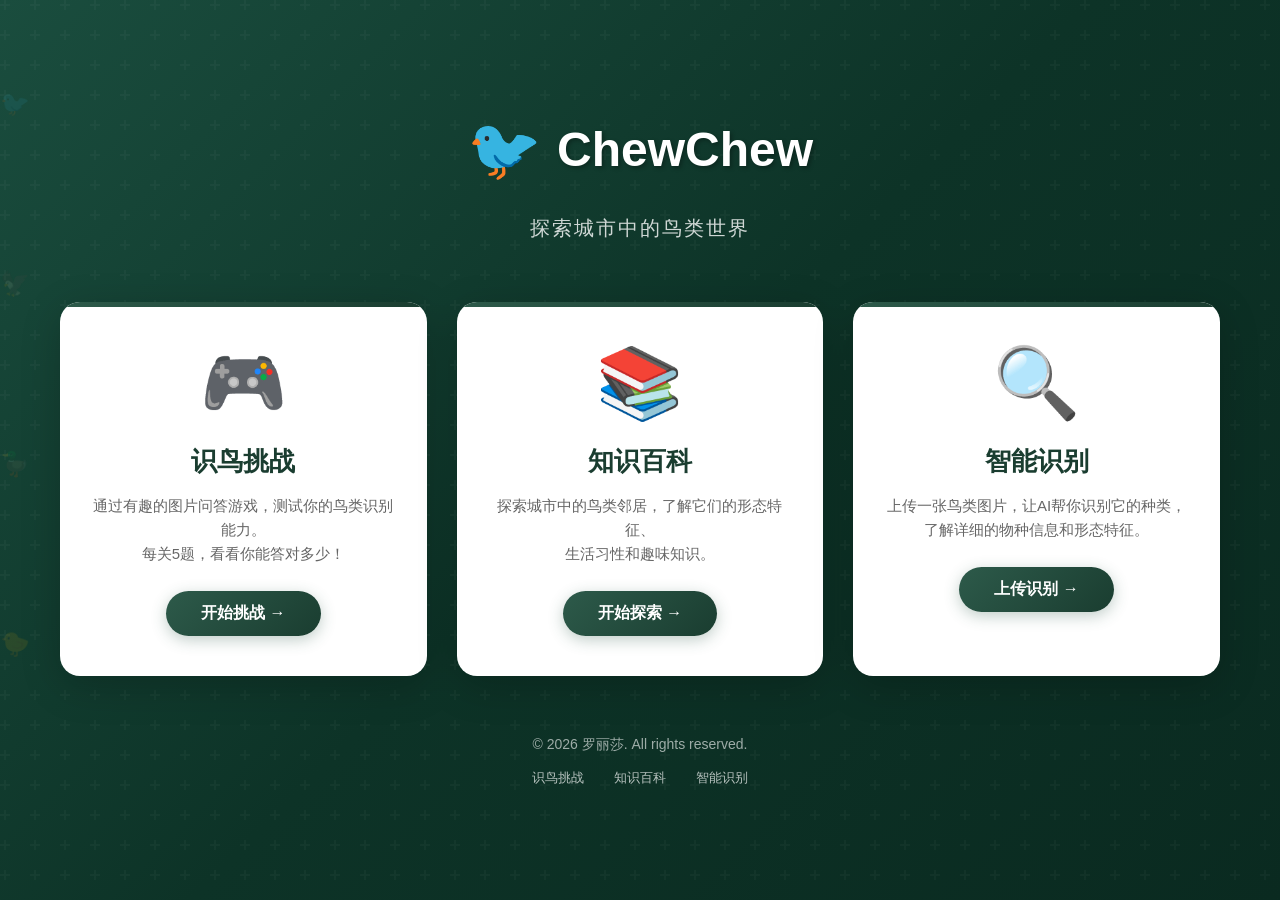
<file: index.html>
<!DOCTYPE html>
<html lang="zh-CN">
<head>
    <meta charset="UTF-8">
    <meta name="viewport" content="width=device-width, initial-scale=1.0">
    <title> ChewChew - 城市鸟类互动平台</title>
    <style>
        * {
            margin: 0;
            padding: 0;
            box-sizing: border-box;
        }

        body {
            font-family: 'Microsoft YaHei', 'Segoe UI', Tahoma, Geneva, Verdana, sans-serif;
            background: linear-gradient(135deg, #1a4d3e 0%, #0d3327 50%, #0a2a20 100%);
            min-height: 100vh;
            display: flex;
            flex-direction: column;
            align-items: center;
            justify-content: center;
            padding: 20px;
            position: relative;
            overflow-x: hidden;
        }

        body::before {
            content: '';
            position: fixed;
            top: 0;
            left: 0;
            right: 0;
            bottom: 0;
            background: url("data:image/svg+xml,%3Csvg width='60' height='60' viewBox='0 0 60 60' xmlns='http://www.w3.org/2000/svg'%3E%3Cg fill='none' fill-rule='evenodd'%3E%3Cg fill='%23ffffff' fill-opacity='0.03'%3E%3Cpath d='M36 34v-4h-2v4h-4v2h4v4h2v-4h4v-2h-4zm0-30V0h-2v4h-4v2h4v4h2V6h4V4h-4zM6 34v-4H4v4H0v2h4v4h2v-4h4v-2H6zM6 4V0H4v4H0v2h4v4h2V6h4V4H6z'/%3E%3C/g%3E%3C/g%3E%3C/svg%3E");
            pointer-events: none;
            z-index: 0;
        }

        .container {
            position: relative;
            z-index: 1;
            text-align: center;
            max-width: 1200px;
            width: 100%;
        }

        .header {
            margin-bottom: 60px;
            animation: fadeInDown 0.8s ease;
        }

        @keyframes fadeInDown {
            from {
                opacity: 0;
                transform: translateY(-30px);
            }
            to {
                opacity: 1;
                transform: translateY(0);
            }
        }

        .logo {
            display: inline-flex;
            align-items: center;
            gap: 15px;
            margin-bottom: 20px;
        }

        .logo-icon {
            font-size: 60px;
            animation: float 3s ease-in-out infinite;
        }

        @keyframes float {
            0%, 100% { transform: translateY(0); }
            50% { transform: translateY(-10px); }
        }

        .logo-text {
            font-size: 48px;
            font-weight: 700;
            color: white;
            text-shadow: 2px 2px 4px rgba(0, 0, 0, 0.3);
        }

        .subtitle {
            font-size: 20px;
            color: rgba(255, 255, 255, 0.8);
            margin-top: 10px;
            letter-spacing: 2px;
        }

        .modules-grid {
            display: grid;
            grid-template-columns: repeat(auto-fit, minmax(300px, 1fr));
            gap: 30px;
            margin-top: 40px;
            padding: 0 20px;
        }

        .module-card {
            background: white;
            border-radius: 20px;
            padding: 40px 30px;
            text-decoration: none;
            color: inherit;
            box-shadow: 0 10px 40px rgba(0, 0, 0, 0.2);
            transition: all 0.4s cubic-bezier(0.175, 0.885, 0.32, 1.275);
            position: relative;
            overflow: hidden;
            animation: fadeInUp 0.8s ease;
            animation-fill-mode: backwards;
        }

        .module-card:nth-child(1) { animation-delay: 0.2s; }
        .module-card:nth-child(2) { animation-delay: 0.4s; }
        .module-card:nth-child(3) { animation-delay: 0.6s; }

        @keyframes fadeInUp {
            from {
                opacity: 0;
                transform: translateY(30px);
            }
            to {
                opacity: 1;
                transform: translateY(0);
            }
        }

        .module-card::before {
            content: '';
            position: absolute;
            top: 0;
            left: 0;
            right: 0;
            height: 5px;
            background: linear-gradient(90deg, #2d5a4a, #1a3d30);
            transition: height 0.3s ease;
        }

        .module-card:hover {
            transform: translateY(-10px) scale(1.02);
            box-shadow: 0 20px 60px rgba(0, 0, 0, 0.3);
        }

        .module-card:hover::before {
            height: 8px;
        }

        .module-icon {
            font-size: 70px;
            margin-bottom: 20px;
            display: block;
            transition: transform 0.3s ease;
        }

        .module-card:hover .module-icon {
            transform: scale(1.1) rotate(5deg);
        }

        .module-title {
            font-size: 26px;
            font-weight: 700;
            color: #1a3d30;
            margin-bottom: 15px;
        }

        .module-description {
            font-size: 15px;
            color: #666;
            line-height: 1.6;
            margin-bottom: 25px;
        }

        .module-btn {
            display: inline-block;
            padding: 12px 35px;
            background: linear-gradient(135deg, #2d5a4a 0%, #1a3d30 100%);
            color: white;
            border-radius: 25px;
            font-size: 16px;
            font-weight: 600;
            transition: all 0.3s ease;
            box-shadow: 0 4px 15px rgba(45, 90, 74, 0.3);
        }

        .module-card:hover .module-btn {
            background: linear-gradient(135deg, #3d6a5a 0%, #2a4d40 100%);
            box-shadow: 0 6px 20px rgba(45, 90, 74, 0.4);
            transform: scale(1.05);
        }

        .footer {
            margin-top: 60px;
            text-align: center;
            color: rgba(255, 255, 255, 0.6);
            font-size: 14px;
            animation: fadeIn 1s ease;
        }

        @keyframes fadeIn {
            from { opacity: 0; }
            to { opacity: 1; }
        }

        .footer-links {
            display: flex;
            justify-content: center;
            gap: 30px;
            margin-top: 15px;
        }

        .footer-links a {
            color: rgba(255, 255, 255, 0.7);
            text-decoration: none;
            transition: color 0.3s ease;
            font-size: 13px;
        }

        .footer-links a:hover {
            color: white;
        }

        .floating-birds {
            position: fixed;
            top: 0;
            left: 0;
            width: 100%;
            height: 100%;
            pointer-events: none;
            z-index: 0;
            overflow: hidden;
        }

        .bird {
            position: absolute;
            font-size: 24px;
            opacity: 0.1;
            animation: flyAcross 20s linear infinite;
        }

        .bird:nth-child(1) { top: 10%; animation-delay: 0s; animation-duration: 25s; }
        .bird:nth-child(2) { top: 30%; animation-delay: 5s; animation-duration: 20s; }
        .bird:nth-child(3) { top: 50%; animation-delay: 10s; animation-duration: 22s; }
        .bird:nth-child(4) { top: 70%; animation-delay: 15s; animation-duration: 18s; }

        @keyframes flyAcross {
            0% {
                transform: translateX(-100px);
            }
            100% {
                transform: translateX(calc(100vw + 100px));
            }
        }

        @media (max-width: 768px) {
            .logo-text {
                font-size: 36px;
            }

            .subtitle {
                font-size: 16px;
            }

            .modules-grid {
                grid-template-columns: 1fr;
                gap: 25px;
            }

            .module-card {
                padding: 30px 25px;
            }

            .module-icon {
                font-size: 50px;
            }

            .module-title {
                font-size: 22px;
            }
        }
    </style>
</head>
<body>
    <div class="floating-birds">
        <span class="bird">🐦</span>
        <span class="bird">🦅</span>
        <span class="bird">🦆</span>
        <span class="bird">🐤</span>
    </div>

    <div class="container">
        <header class="header">
            <div class="logo">
                <span class="logo-icon">🐦</span>
                <span class="logo-text">ChewChew</span>
            </div>
            <p class="subtitle">探索城市中的鸟类世界</p>
        </header>

        <div class="modules-grid">
            <a href="game/bird_game.html" class="module-card">
                <span class="module-icon">🎮</span>
                <h2 class="module-title">识鸟挑战</h2>
                <p class="module-description">
                    通过有趣的图片问答游戏，测试你的鸟类识别能力。<br>
                    每关5题，看看你能答对多少！
                </p>
                <span class="module-btn">开始挑战 →</span>
            </a>

            <a href="knowledge_intro/know_intro.html" class="module-card">
                <span class="module-icon">📚</span>
                <h2 class="module-title">知识百科</h2>
                <p class="module-description">
                    探索城市中的鸟类邻居，了解它们的形态特征、<br>
                    生活习性和趣味知识。
                </p>
                <span class="module-btn">开始探索 →</span>
            </a>

            <a href="picture_identify/pic_id.html" class="module-card">
                <span class="module-icon">🔍</span>
                <h2 class="module-title">智能识别</h2>
                <p class="module-description">
                    上传一张鸟类图片，让AI帮你识别它的种类，<br>
                    了解详细的物种信息和形态特征。
                </p>
                <span class="module-btn">上传识别 →</span>
            </a>
        </div>

        <footer class="footer">
            <p>© 2026 罗丽莎. All rights reserved.</p>
            <div class="footer-links">
                <a href="game/bird_game.html">识鸟挑战</a>
                <a href="knowledge_intro/know_intro.html">知识百科</a>
                <a href="picture_identify/pic_id.html">智能识别</a>
            </div>
        </footer>
    </div>
</body>
</html>
</file>
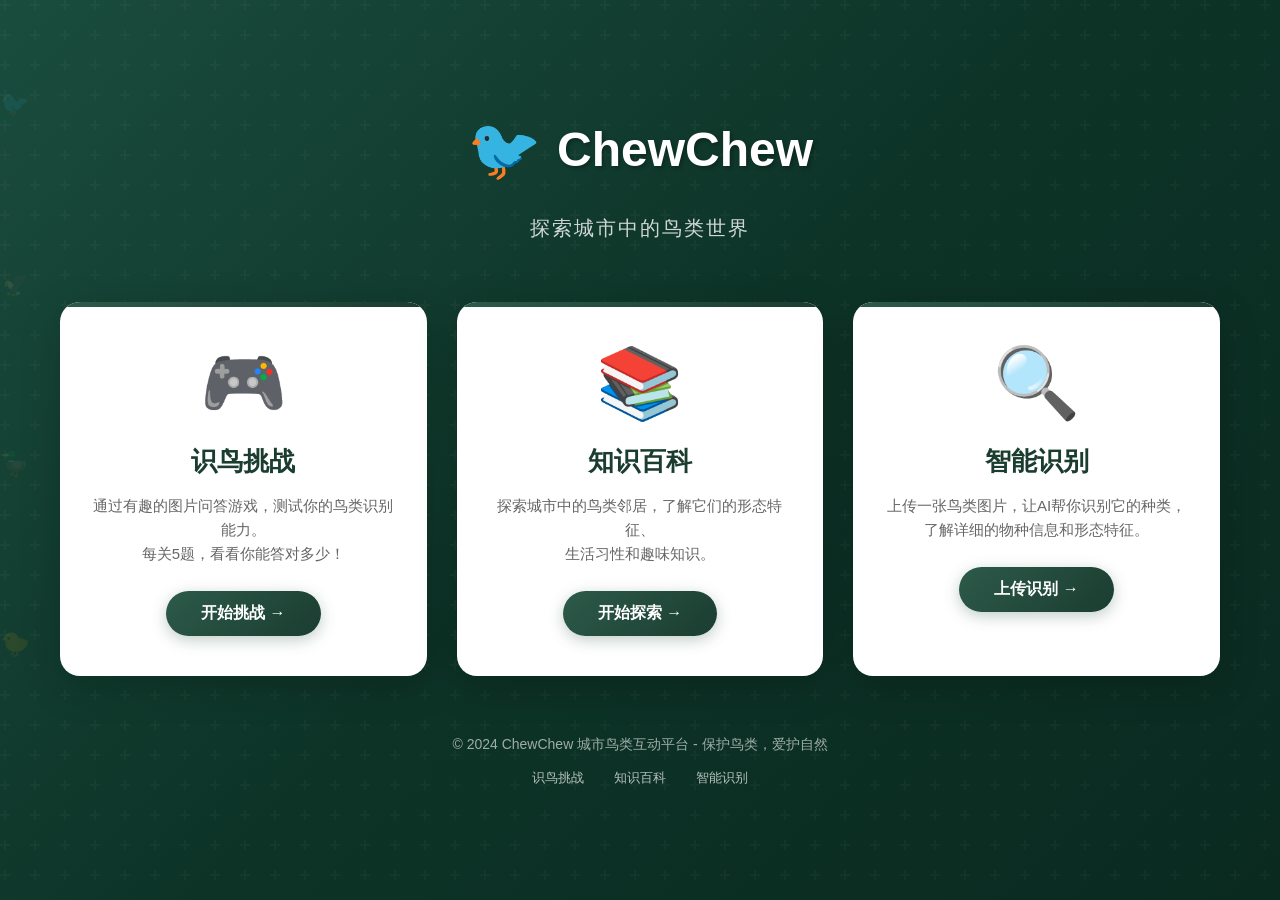
<file: final/index.html>
<!DOCTYPE html>
<html lang="zh-CN">
<head>
    <meta charset="UTF-8">
    <meta name="viewport" content="width=device-width, initial-scale=1.0">
    <title> ChewChew - 城市鸟类互动平台</title>
    <style>
        * {
            margin: 0;
            padding: 0;
            box-sizing: border-box;
        }

        body {
            font-family: 'Microsoft YaHei', 'Segoe UI', Tahoma, Geneva, Verdana, sans-serif;
            background: linear-gradient(135deg, #1a4d3e 0%, #0d3327 50%, #0a2a20 100%);
            min-height: 100vh;
            display: flex;
            flex-direction: column;
            align-items: center;
            justify-content: center;
            padding: 20px;
            position: relative;
            overflow-x: hidden;
        }

        body::before {
            content: '';
            position: fixed;
            top: 0;
            left: 0;
            right: 0;
            bottom: 0;
            background: url("data:image/svg+xml,%3Csvg width='60' height='60' viewBox='0 0 60 60' xmlns='http://www.w3.org/2000/svg'%3E%3Cg fill='none' fill-rule='evenodd'%3E%3Cg fill='%23ffffff' fill-opacity='0.03'%3E%3Cpath d='M36 34v-4h-2v4h-4v2h4v4h2v-4h4v-2h-4zm0-30V0h-2v4h-4v2h4v4h2V6h4V4h-4zM6 34v-4H4v4H0v2h4v4h2v-4h4v-2H6zM6 4V0H4v4H0v2h4v4h2V6h4V4H6z'/%3E%3C/g%3E%3C/g%3E%3C/svg%3E");
            pointer-events: none;
            z-index: 0;
        }

        .container {
            position: relative;
            z-index: 1;
            text-align: center;
            max-width: 1200px;
            width: 100%;
        }

        .header {
            margin-bottom: 60px;
            animation: fadeInDown 0.8s ease;
        }

        @keyframes fadeInDown {
            from {
                opacity: 0;
                transform: translateY(-30px);
            }
            to {
                opacity: 1;
                transform: translateY(0);
            }
        }

        .logo {
            display: inline-flex;
            align-items: center;
            gap: 15px;
            margin-bottom: 20px;
        }

        .logo-icon {
            font-size: 60px;
            animation: float 3s ease-in-out infinite;
        }

        @keyframes float {
            0%, 100% { transform: translateY(0); }
            50% { transform: translateY(-10px); }
        }

        .logo-text {
            font-size: 48px;
            font-weight: 700;
            color: white;
            text-shadow: 2px 2px 4px rgba(0, 0, 0, 0.3);
        }

        .subtitle {
            font-size: 20px;
            color: rgba(255, 255, 255, 0.8);
            margin-top: 10px;
            letter-spacing: 2px;
        }

        .modules-grid {
            display: grid;
            grid-template-columns: repeat(auto-fit, minmax(300px, 1fr));
            gap: 30px;
            margin-top: 40px;
            padding: 0 20px;
        }

        .module-card {
            background: white;
            border-radius: 20px;
            padding: 40px 30px;
            text-decoration: none;
            color: inherit;
            box-shadow: 0 10px 40px rgba(0, 0, 0, 0.2);
            transition: all 0.4s cubic-bezier(0.175, 0.885, 0.32, 1.275);
            position: relative;
            overflow: hidden;
            animation: fadeInUp 0.8s ease;
            animation-fill-mode: backwards;
        }

        .module-card:nth-child(1) { animation-delay: 0.2s; }
        .module-card:nth-child(2) { animation-delay: 0.4s; }
        .module-card:nth-child(3) { animation-delay: 0.6s; }

        @keyframes fadeInUp {
            from {
                opacity: 0;
                transform: translateY(30px);
            }
            to {
                opacity: 1;
                transform: translateY(0);
            }
        }

        .module-card::before {
            content: '';
            position: absolute;
            top: 0;
            left: 0;
            right: 0;
            height: 5px;
            background: linear-gradient(90deg, #2d5a4a, #1a3d30);
            transition: height 0.3s ease;
        }

        .module-card:hover {
            transform: translateY(-10px) scale(1.02);
            box-shadow: 0 20px 60px rgba(0, 0, 0, 0.3);
        }

        .module-card:hover::before {
            height: 8px;
        }

        .module-icon {
            font-size: 70px;
            margin-bottom: 20px;
            display: block;
            transition: transform 0.3s ease;
        }

        .module-card:hover .module-icon {
            transform: scale(1.1) rotate(5deg);
        }

        .module-title {
            font-size: 26px;
            font-weight: 700;
            color: #1a3d30;
            margin-bottom: 15px;
        }

        .module-description {
            font-size: 15px;
            color: #666;
            line-height: 1.6;
            margin-bottom: 25px;
        }

        .module-btn {
            display: inline-block;
            padding: 12px 35px;
            background: linear-gradient(135deg, #2d5a4a 0%, #1a3d30 100%);
            color: white;
            border-radius: 25px;
            font-size: 16px;
            font-weight: 600;
            transition: all 0.3s ease;
            box-shadow: 0 4px 15px rgba(45, 90, 74, 0.3);
        }

        .module-card:hover .module-btn {
            background: linear-gradient(135deg, #3d6a5a 0%, #2a4d40 100%);
            box-shadow: 0 6px 20px rgba(45, 90, 74, 0.4);
            transform: scale(1.05);
        }

        .footer {
            margin-top: 60px;
            text-align: center;
            color: rgba(255, 255, 255, 0.6);
            font-size: 14px;
            animation: fadeIn 1s ease;
        }

        @keyframes fadeIn {
            from { opacity: 0; }
            to { opacity: 1; }
        }

        .footer-links {
            display: flex;
            justify-content: center;
            gap: 30px;
            margin-top: 15px;
        }

        .footer-links a {
            color: rgba(255, 255, 255, 0.7);
            text-decoration: none;
            transition: color 0.3s ease;
            font-size: 13px;
        }

        .footer-links a:hover {
            color: white;
        }

        .floating-birds {
            position: fixed;
            top: 0;
            left: 0;
            width: 100%;
            height: 100%;
            pointer-events: none;
            z-index: 0;
            overflow: hidden;
        }

        .bird {
            position: absolute;
            font-size: 24px;
            opacity: 0.1;
            animation: flyAcross 20s linear infinite;
        }

        .bird:nth-child(1) { top: 10%; animation-delay: 0s; animation-duration: 25s; }
        .bird:nth-child(2) { top: 30%; animation-delay: 5s; animation-duration: 20s; }
        .bird:nth-child(3) { top: 50%; animation-delay: 10s; animation-duration: 22s; }
        .bird:nth-child(4) { top: 70%; animation-delay: 15s; animation-duration: 18s; }

        @keyframes flyAcross {
            0% {
                transform: translateX(-100px);
            }
            100% {
                transform: translateX(calc(100vw + 100px));
            }
        }

        @media (max-width: 768px) {
            .logo-text {
                font-size: 36px;
            }

            .subtitle {
                font-size: 16px;
            }

            .modules-grid {
                grid-template-columns: 1fr;
                gap: 25px;
            }

            .module-card {
                padding: 30px 25px;
            }

            .module-icon {
                font-size: 50px;
            }

            .module-title {
                font-size: 22px;
            }
        }
    </style>
</head>
<body>
    <div class="floating-birds">
        <span class="bird">🐦</span>
        <span class="bird">🦅</span>
        <span class="bird">🦆</span>
        <span class="bird">🐤</span>
    </div>

    <div class="container">
        <header class="header">
            <div class="logo">
                <span class="logo-icon">🐦</span>
                <span class="logo-text">ChewChew</span>
            </div>
            <p class="subtitle">探索城市中的鸟类世界</p>
        </header>

        <div class="modules-grid">
            <a href="../game/bird_game.html" class="module-card">
                <span class="module-icon">🎮</span>
                <h2 class="module-title">识鸟挑战</h2>
                <p class="module-description">
                    通过有趣的图片问答游戏，测试你的鸟类识别能力。<br>
                    每关5题，看看你能答对多少！
                </p>
                <span class="module-btn">开始挑战 →</span>
            </a>

            <a href="../knowledge_intro/know_intro.html" class="module-card">
                <span class="module-icon">📚</span>
                <h2 class="module-title">知识百科</h2>
                <p class="module-description">
                    探索城市中的鸟类邻居，了解它们的形态特征、<br>
                    生活习性和趣味知识。
                </p>
                <span class="module-btn">开始探索 →</span>
            </a>

            <a href="../picture_identify/pic_id.html" class="module-card">
                <span class="module-icon">🔍</span>
                <h2 class="module-title">智能识别</h2>
                <p class="module-description">
                    上传一张鸟类图片，让AI帮你识别它的种类，<br>
                    了解详细的物种信息和形态特征。
                </p>
                <span class="module-btn">上传识别 →</span>
            </a>
        </div>

        <footer class="footer">
            <p>© 2024 ChewChew 城市鸟类互动平台 - 保护鸟类，爱护自然</p>
            <div class="footer-links">
                <a href="../game/bird_game.html">识鸟挑战</a>
                <a href="../knowledge_intro/know_intro.html">知识百科</a>
                <a href="../picture_identify/pic_id.html">智能识别</a>
            </div>
        </footer>
    </div>
</body>
</html>
</file>
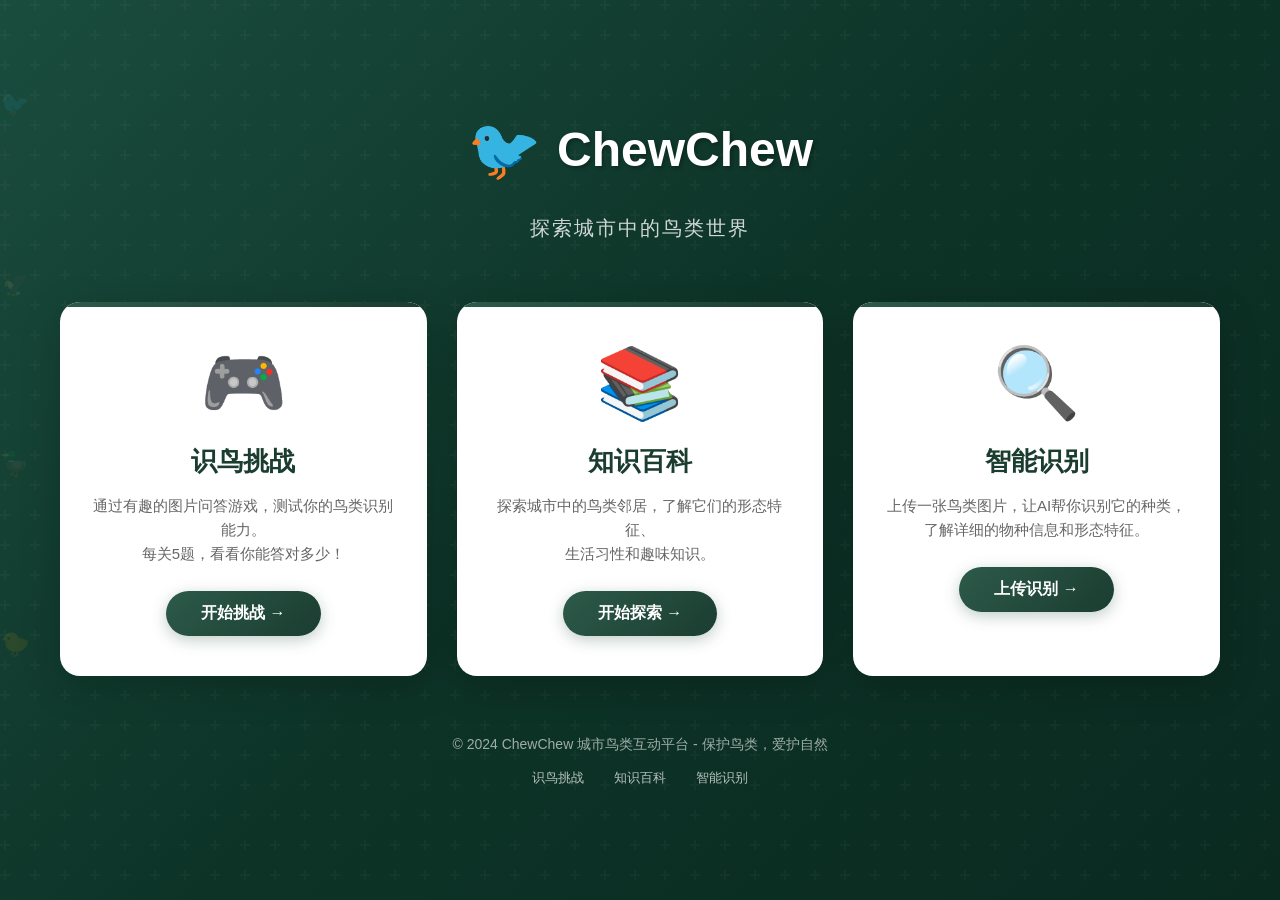
<file: final/chewchew/index.html>
<!DOCTYPE html>
<html lang="zh-CN">
<head>
    <meta charset="UTF-8">
    <meta name="viewport" content="width=device-width, initial-scale=1.0">
    <title> ChewChew - 城市鸟类互动平台</title>
    <style>
        * {
            margin: 0;
            padding: 0;
            box-sizing: border-box;
        }

        body {
            font-family: 'Microsoft YaHei', 'Segoe UI', Tahoma, Geneva, Verdana, sans-serif;
            background: linear-gradient(135deg, #1a4d3e 0%, #0d3327 50%, #0a2a20 100%);
            min-height: 100vh;
            display: flex;
            flex-direction: column;
            align-items: center;
            justify-content: center;
            padding: 20px;
            position: relative;
            overflow-x: hidden;
        }

        body::before {
            content: '';
            position: fixed;
            top: 0;
            left: 0;
            right: 0;
            bottom: 0;
            background: url("data:image/svg+xml,%3Csvg width='60' height='60' viewBox='0 0 60 60' xmlns='http://www.w3.org/2000/svg'%3E%3Cg fill='none' fill-rule='evenodd'%3E%3Cg fill='%23ffffff' fill-opacity='0.03'%3E%3Cpath d='M36 34v-4h-2v4h-4v2h4v4h2v-4h4v-2h-4zm0-30V0h-2v4h-4v2h4v4h2V6h4V4h-4zM6 34v-4H4v4H0v2h4v4h2v-4h4v-2H6zM6 4V0H4v4H0v2h4v4h2V6h4V4H6z'/%3E%3C/g%3E%3C/g%3E%3C/svg%3E");
            pointer-events: none;
            z-index: 0;
        }

        .container {
            position: relative;
            z-index: 1;
            text-align: center;
            max-width: 1200px;
            width: 100%;
        }

        .header {
            margin-bottom: 60px;
            animation: fadeInDown 0.8s ease;
        }

        @keyframes fadeInDown {
            from {
                opacity: 0;
                transform: translateY(-30px);
            }
            to {
                opacity: 1;
                transform: translateY(0);
            }
        }

        .logo {
            display: inline-flex;
            align-items: center;
            gap: 15px;
            margin-bottom: 20px;
        }

        .logo-icon {
            font-size: 60px;
            animation: float 3s ease-in-out infinite;
        }

        @keyframes float {
            0%, 100% { transform: translateY(0); }
            50% { transform: translateY(-10px); }
        }

        .logo-text {
            font-size: 48px;
            font-weight: 700;
            color: white;
            text-shadow: 2px 2px 4px rgba(0, 0, 0, 0.3);
        }

        .subtitle {
            font-size: 20px;
            color: rgba(255, 255, 255, 0.8);
            margin-top: 10px;
            letter-spacing: 2px;
        }

        .modules-grid {
            display: grid;
            grid-template-columns: repeat(auto-fit, minmax(300px, 1fr));
            gap: 30px;
            margin-top: 40px;
            padding: 0 20px;
        }

        .module-card {
            background: white;
            border-radius: 20px;
            padding: 40px 30px;
            text-decoration: none;
            color: inherit;
            box-shadow: 0 10px 40px rgba(0, 0, 0, 0.2);
            transition: all 0.4s cubic-bezier(0.175, 0.885, 0.32, 1.275);
            position: relative;
            overflow: hidden;
            animation: fadeInUp 0.8s ease;
            animation-fill-mode: backwards;
        }

        .module-card:nth-child(1) { animation-delay: 0.2s; }
        .module-card:nth-child(2) { animation-delay: 0.4s; }
        .module-card:nth-child(3) { animation-delay: 0.6s; }

        @keyframes fadeInUp {
            from {
                opacity: 0;
                transform: translateY(30px);
            }
            to {
                opacity: 1;
                transform: translateY(0);
            }
        }

        .module-card::before {
            content: '';
            position: absolute;
            top: 0;
            left: 0;
            right: 0;
            height: 5px;
            background: linear-gradient(90deg, #2d5a4a, #1a3d30);
            transition: height 0.3s ease;
        }

        .module-card:hover {
            transform: translateY(-10px) scale(1.02);
            box-shadow: 0 20px 60px rgba(0, 0, 0, 0.3);
        }

        .module-card:hover::before {
            height: 8px;
        }

        .module-icon {
            font-size: 70px;
            margin-bottom: 20px;
            display: block;
            transition: transform 0.3s ease;
        }

        .module-card:hover .module-icon {
            transform: scale(1.1) rotate(5deg);
        }

        .module-title {
            font-size: 26px;
            font-weight: 700;
            color: #1a3d30;
            margin-bottom: 15px;
        }

        .module-description {
            font-size: 15px;
            color: #666;
            line-height: 1.6;
            margin-bottom: 25px;
        }

        .module-btn {
            display: inline-block;
            padding: 12px 35px;
            background: linear-gradient(135deg, #2d5a4a 0%, #1a3d30 100%);
            color: white;
            border-radius: 25px;
            font-size: 16px;
            font-weight: 600;
            transition: all 0.3s ease;
            box-shadow: 0 4px 15px rgba(45, 90, 74, 0.3);
        }

        .module-card:hover .module-btn {
            background: linear-gradient(135deg, #3d6a5a 0%, #2a4d40 100%);
            box-shadow: 0 6px 20px rgba(45, 90, 74, 0.4);
            transform: scale(1.05);
        }

        .footer {
            margin-top: 60px;
            text-align: center;
            color: rgba(255, 255, 255, 0.6);
            font-size: 14px;
            animation: fadeIn 1s ease;
        }

        @keyframes fadeIn {
            from { opacity: 0; }
            to { opacity: 1; }
        }

        .footer-links {
            display: flex;
            justify-content: center;
            gap: 30px;
            margin-top: 15px;
        }

        .footer-links a {
            color: rgba(255, 255, 255, 0.7);
            text-decoration: none;
            transition: color 0.3s ease;
            font-size: 13px;
        }

        .footer-links a:hover {
            color: white;
        }

        .floating-birds {
            position: fixed;
            top: 0;
            left: 0;
            width: 100%;
            height: 100%;
            pointer-events: none;
            z-index: 0;
            overflow: hidden;
        }

        .bird {
            position: absolute;
            font-size: 24px;
            opacity: 0.1;
            animation: flyAcross 20s linear infinite;
        }

        .bird:nth-child(1) { top: 10%; animation-delay: 0s; animation-duration: 25s; }
        .bird:nth-child(2) { top: 30%; animation-delay: 5s; animation-duration: 20s; }
        .bird:nth-child(3) { top: 50%; animation-delay: 10s; animation-duration: 22s; }
        .bird:nth-child(4) { top: 70%; animation-delay: 15s; animation-duration: 18s; }

        @keyframes flyAcross {
            0% {
                transform: translateX(-100px);
            }
            100% {
                transform: translateX(calc(100vw + 100px));
            }
        }

        @media (max-width: 768px) {
            .logo-text {
                font-size: 36px;
            }

            .subtitle {
                font-size: 16px;
            }

            .modules-grid {
                grid-template-columns: 1fr;
                gap: 25px;
            }

            .module-card {
                padding: 30px 25px;
            }

            .module-icon {
                font-size: 50px;
            }

            .module-title {
                font-size: 22px;
            }
        }
    </style>
</head>
<body>
    <div class="floating-birds">
        <span class="bird">🐦</span>
        <span class="bird">🦅</span>
        <span class="bird">🦆</span>
        <span class="bird">🐤</span>
    </div>

    <div class="container">
        <header class="header">
            <div class="logo">
                <span class="logo-icon">🐦</span>
                <span class="logo-text">ChewChew</span>
            </div>
            <p class="subtitle">探索城市中的鸟类世界</p>
        </header>

        <div class="modules-grid">
            <a href="../../game/bird_game.html" class="module-card">
                <span class="module-icon">🎮</span>
                <h2 class="module-title">识鸟挑战</h2>
                <p class="module-description">
                    通过有趣的图片问答游戏，测试你的鸟类识别能力。<br>
                    每关5题，看看你能答对多少！
                </p>
                <span class="module-btn">开始挑战 →</span>
            </a>

            <a href="../../knowledge_intro/know_intro.html" class="module-card">
                <span class="module-icon">📚</span>
                <h2 class="module-title">知识百科</h2>
                <p class="module-description">
                    探索城市中的鸟类邻居，了解它们的形态特征、<br>
                    生活习性和趣味知识。
                </p>
                <span class="module-btn">开始探索 →</span>
            </a>

            <a href="../../picture_identify/pic_id.html" class="module-card">
                <span class="module-icon">🔍</span>
                <h2 class="module-title">智能识别</h2>
                <p class="module-description">
                    上传一张鸟类图片，让AI帮你识别它的种类，<br>
                    了解详细的物种信息和形态特征。
                </p>
                <span class="module-btn">上传识别 →</span>
            </a>
        </div>

        <footer class="footer">
            <p>© 2024 ChewChew 城市鸟类互动平台 - 保护鸟类，爱护自然</p>
            <div class="footer-links">
                <a href="../../game/bird_game.html">识鸟挑战</a>
                <a href="../../knowledge_intro/know_intro.html">知识百科</a>
                <a href="../../picture_identify/pic_id.html">智能识别</a>
            </div>
        </footer>
    </div>
</body>
</html>
</file>
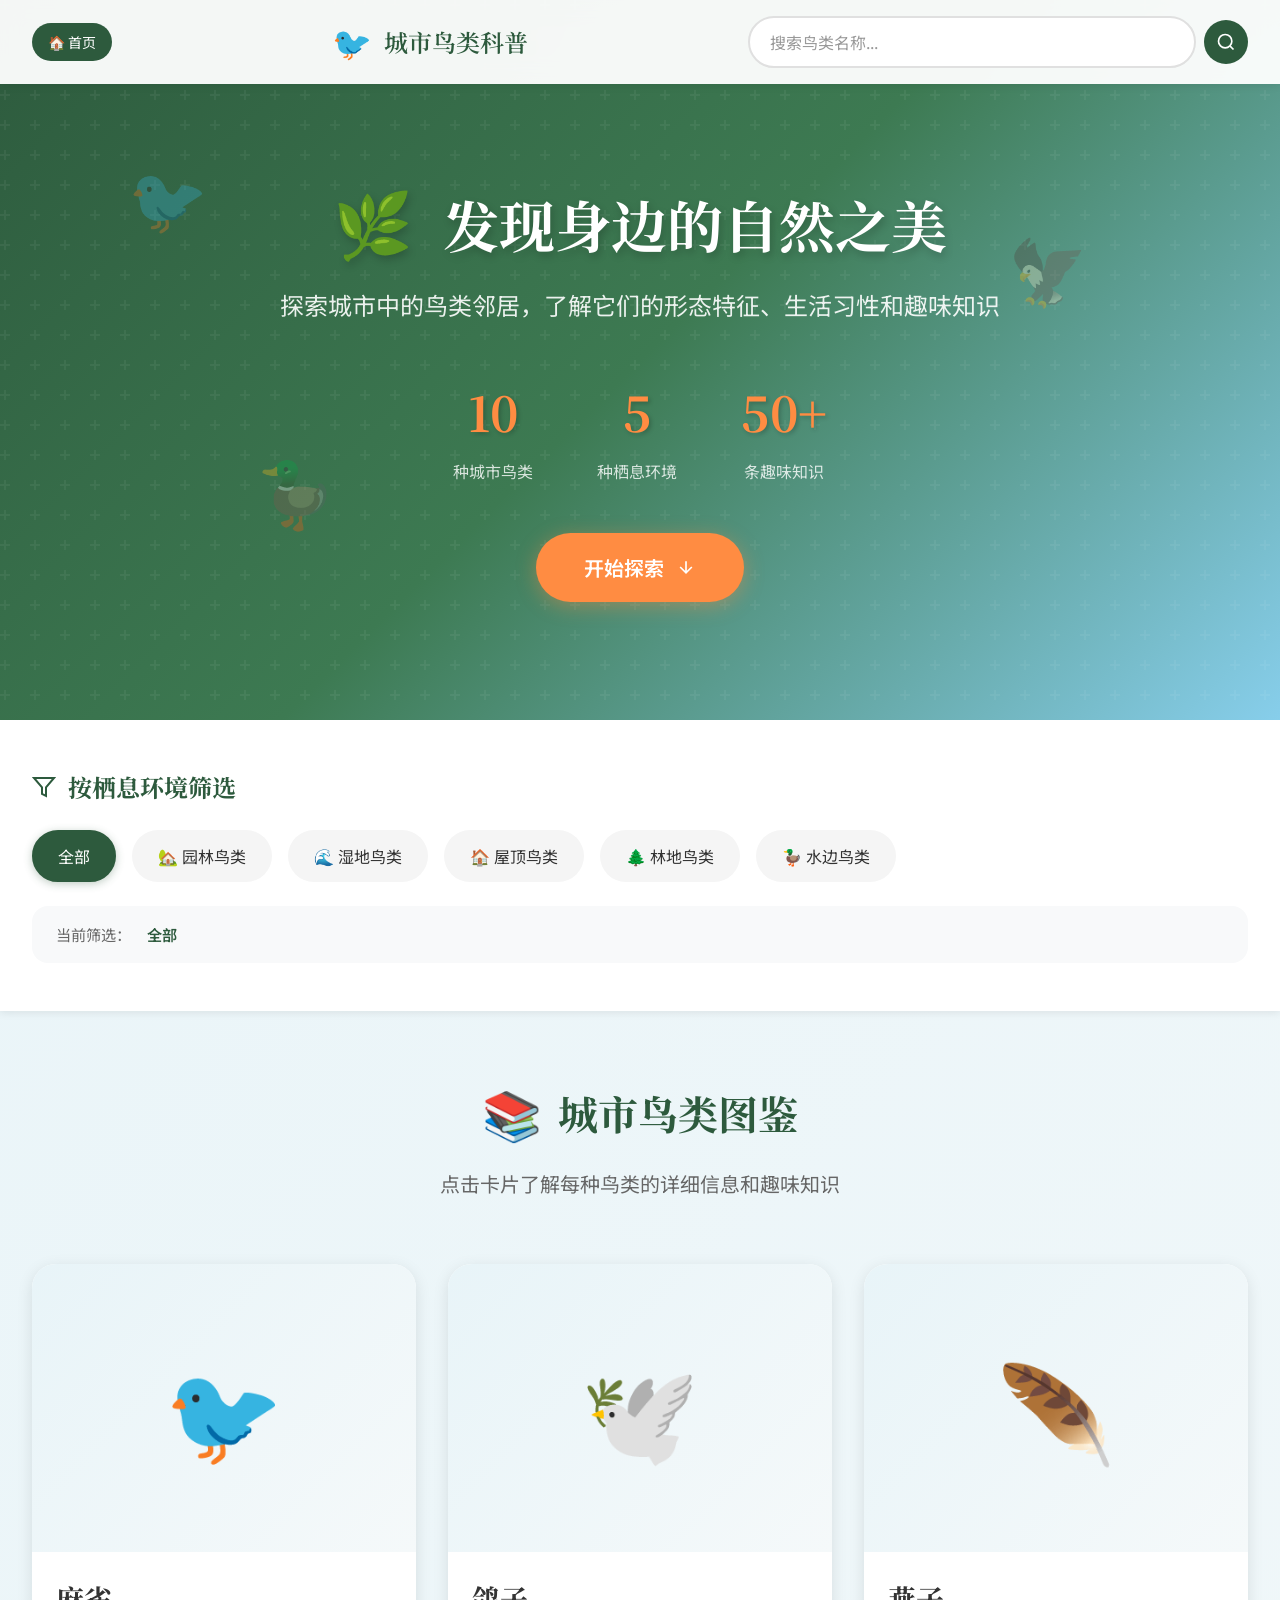
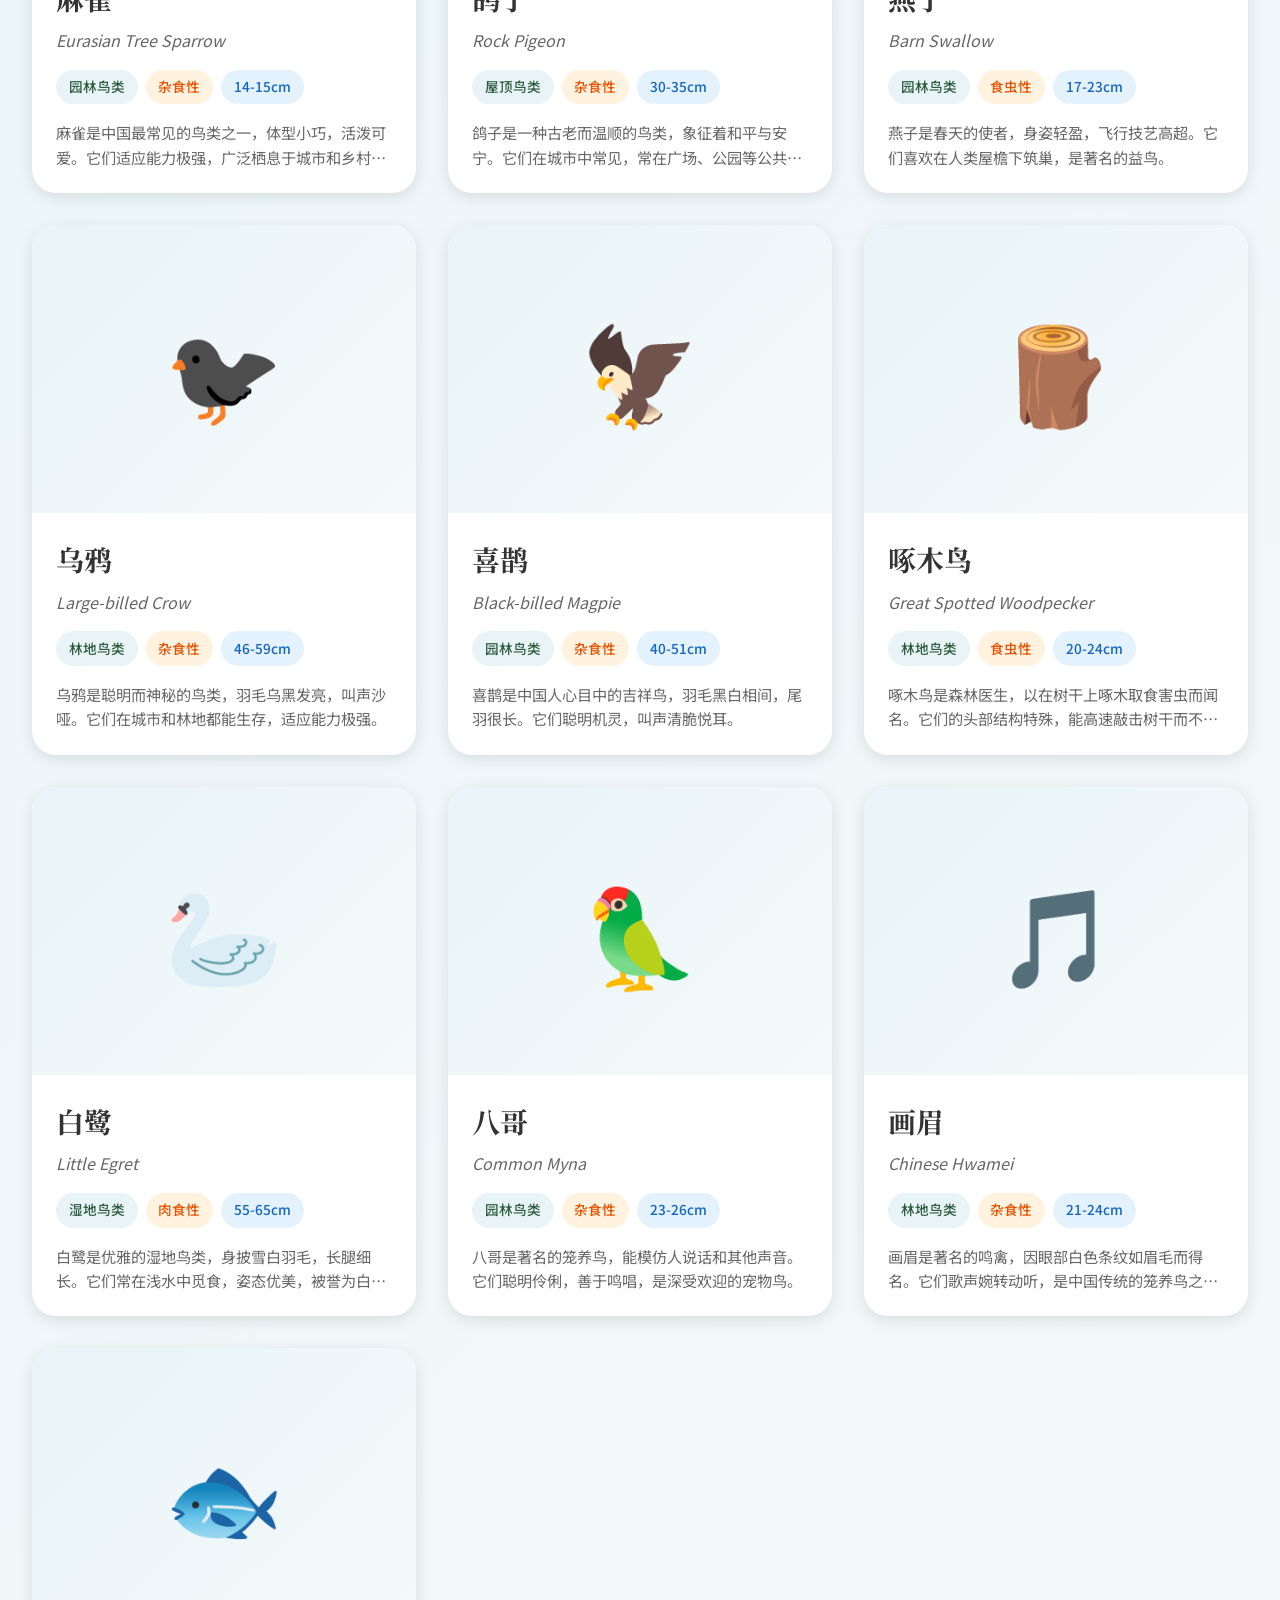
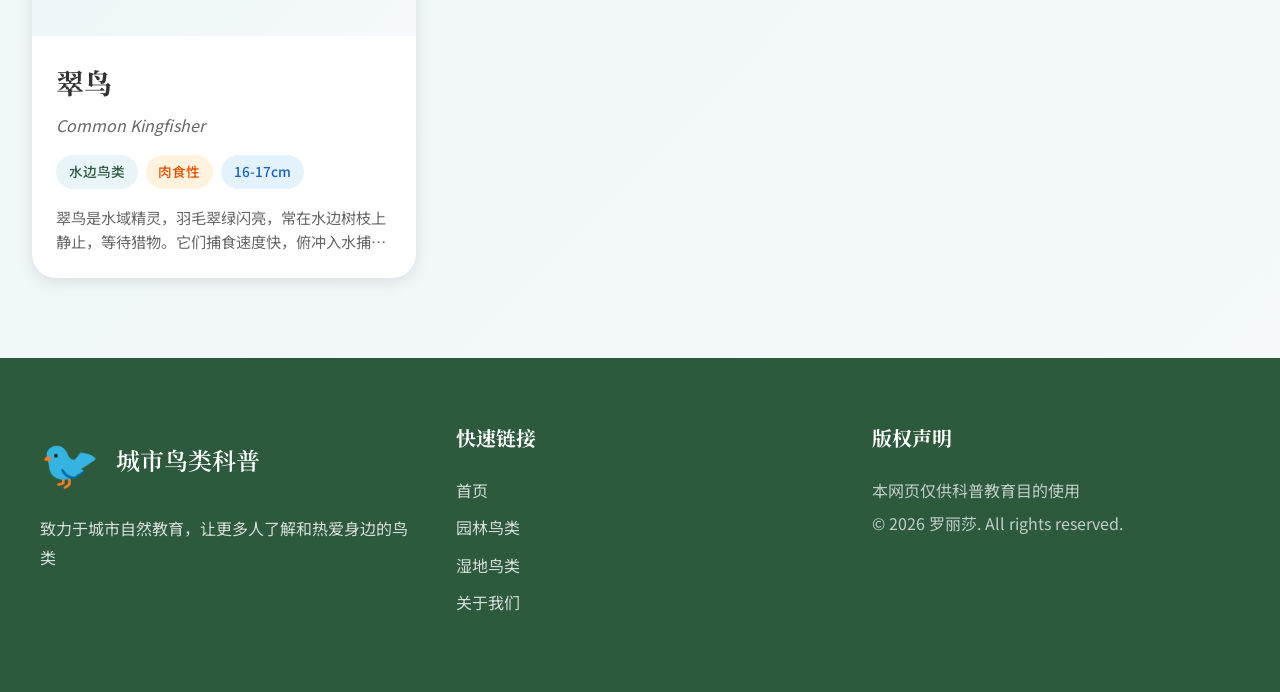
<file: knowledge_intro/know_intro.html>
<!DOCTYPE html>
<html lang="zh-CN">
<head>
    <meta charset="UTF-8">
    <meta name="viewport" content="width=device-width, initial-scale=1.0">
    <meta name="description" content="探索城市中的鸟类邻居，了解它们的形态特征、生活习性和趣味知识。">
    <meta name="keywords" content="城市鸟类, 鸟类科普, 自然教育, 麻雀, 鸽子, 燕子">
    <meta name="author" content="城市鸟类科普">
    <title>城市鸟类科普 - 发现身边的自然之美</title>
    
    <style>
        .home-btn {
            display: inline-flex;
            align-items: center;
            gap: 0.5rem;
            padding: 0.5rem 1rem;
            background: var(--primary-color);
            color: white;
            text-decoration: none;
            border-radius: 20px;
            font-size: 0.875rem;
            transition: all 0.2s ease;
        }

        .home-btn:hover {
            background: #3d6a4d;
            transform: scale(1.05);
        }
    </style>
    
    <link rel="preconnect" href="https://fonts.googleapis.com">
    <link rel="preconnect" href="https://fonts.gstatic.com" crossorigin>
    <link href="https://fonts.googleapis.com/css2?family=Noto+Sans+SC:wght@300;400;500;700&family=Noto+Serif+SC:wght@400;600;700&display=swap" rel="stylesheet">
    
    <link rel="stylesheet" href="styles_know.css">
</head>
<body>
    <div id="app">
        <header class="navbar" id="navbar">
            <div class="navbar-container">
                <a href="../index.html" class="home-btn">🏠 首页</a>
                <a href="#/" class="logo">
                    <span class="logo-icon">🐦</span>
                    <span class="logo-text">城市鸟类科普</span>
                </a>
                
                <div class="search-container" id="searchContainer">
                    <input 
                        type="search" 
                        id="searchInput" 
                        class="search-input" 
                        placeholder="搜索鸟类名称..."
                        autocomplete="off"
                        aria-label="搜索鸟类"
                    >
                    <button class="search-btn" aria-label="搜索">
                        <svg width="20" height="20" viewBox="0 0 24 24" fill="none" stroke="currentColor" stroke-width="2">
                            <circle cx="11" cy="11" r="8"></circle>
                            <path d="m21 21-4.35-4.35"></path>
                        </svg>
                    </button>
                </div>
                
                <button class="mobile-menu-btn" id="mobileMenuBtn" aria-label="菜单">
                    <svg width="24" height="24" viewBox="0 0 24 24" fill="none" stroke="currentColor" stroke-width="2">
                        <line x1="3" y1="6" x2="21" y2="6"></line>
                        <line x1="3" y1="12" x2="21" y2="12"></line>
                        <line x1="3" y1="18" x2="21" y2="18"></line>
                    </svg>
                </button>
            </div>
        </header>
        
        <main id="mainContent">
            <section class="hero" id="heroSection">
                <div class="hero-overlay"></div>
                <div class="hero-content">
                    <h1 class="hero-title">
                        <span class="hero-icon">🌿</span>
                        发现身边的自然之美
                    </h1>
                    <p class="hero-subtitle">
                        探索城市中的鸟类邻居，了解它们的形态特征、生活习性和趣味知识
                    </p>
                    <div class="hero-stats">
                        <div class="stat-item">
                            <span class="stat-number" id="birdCount">10</span>
                            <span class="stat-label">种城市鸟类</span>
                        </div>
                        <div class="stat-item">
                            <span class="stat-number">5</span>
                            <span class="stat-label">种栖息环境</span>
                        </div>
                        <div class="stat-item">
                            <span class="stat-number">50+</span>
                            <span class="stat-label">条趣味知识</span>
                        </div>
                    </div>
                    <button class="hero-cta" id="heroCtaBtn">
                        开始探索
                        <svg width="20" height="20" viewBox="0 0 24 24" fill="none" stroke="currentColor" stroke-width="2">
                            <path d="M12 5v14M5 12l7 7 7-7"/>
                        </svg>
                    </button>
                </div>
                <div class="hero-decoration">
                    <div class="floating-bird bird-1">🐦</div>
                    <div class="floating-bird bird-2">🦅</div>
                    <div class="floating-bird bird-3">🦆</div>
                </div>
            </section>
            
            <section class="filters-section" id="filtersSection">
                <div class="filters-container">
                    <h2 class="filters-title">
                        <svg width="24" height="24" viewBox="0 0 24 24" fill="none" stroke="currentColor" stroke-width="2">
                            <polygon points="22 3 2 3 10 12.46 10 19 14 21 14 12.46 22 3"></polygon>
                        </svg>
                        按栖息环境筛选
                    </h2>
                    <div class="filter-tags" id="filterTags">
                        <button class="filter-tag active" data-category="all">
                            全部
                        </button>
                        <button class="filter-tag" data-category="garden">
                            🏡 园林鸟类
                        </button>
                        <button class="filter-tag" data-category="wetland">
                            🌊 湿地鸟类
                        </button>
                        <button class="filter-tag" data-category="rooftop">
                            🏠 屋顶鸟类
                        </button>
                        <button class="filter-tag" data-category="forest">
                            🌲 林地鸟类
                        </button>
                        <button class="filter-tag" data-category="waterside">
                            🦆 水边鸟类
                        </button>
                    </div>
                    <div class="active-filter" id="activeFilter">
                        <span class="filter-label">当前筛选：</span>
                        <span class="filter-value" id="filterValue">全部</span>
                        <button class="clear-filter" id="clearFilter" style="display: none;">
                            清除筛选
                        </button>
                    </div>
                </div>
            </section>
            
            <section class="birds-grid-section" id="birdsGridSection">
                <div class="section-header">
                    <h2 class="section-title">
                        <span class="title-icon">📚</span>
                        城市鸟类图鉴
                    </h2>
                    <p class="section-description">
                        点击卡片了解每种鸟类的详细信息和趣味知识
                    </p>
                </div>
                
                <div class="birds-grid" id="birdsGrid">
                </div>
                
                <div class="no-results" id="noResults" style="display: none;">
                    <div class="no-results-icon">🔍</div>
                    <h3>没有找到相关鸟类</h3>
                    <p>请尝试其他关键词或筛选条件</p>
                    <button class="reset-btn" id="resetFiltersBtn">重置筛选</button>
                </div>
            </section>
        </main>
        
        <footer class="footer" id="footer">
            <div class="footer-container">
                <div class="footer-content">
                    <div class="footer-brand">
                        <span class="footer-logo">🐦</span>
                        <span class="footer-name">城市鸟类科普</span>
                    </div>
                    <p class="footer-description">
                        致力于城市自然教育，让更多人了解和热爱身边的鸟类
                    </p>
                </div>
                <div class="footer-links">
                    <h4>快速链接</h4>
                    <ul>
                        <li><a href="#/">首页</a></li>
                        <li><a href="#/">园林鸟类</a></li>
                        <li><a href="#/">湿地鸟类</a></li>
                        <li><a href="#/">关于我们</a></li>
                    </ul>
                </div>
                <div class="footer-info">
                    <h4>版权声明</h4>
                    <p>本网页仅供科普教育目的使用</p>
                    <p>© 2026 罗丽莎. All rights reserved.</p>
                </div>
            </div>
        </footer>
        
        <div class="back-to-top" id="backToTop" style="display: none;">
            <button aria-label="返回顶部">
                <svg width="24" height="24" viewBox="0 0 24 24" fill="none" stroke="currentColor" stroke-width="2">
                    <path d="M12 19V5M5 12l7-7 7 7"/>
                </svg>
            </button>
        </div>
    </div>
    
    <div class="detail-overlay" id="detailOverlay" style="display: none;">
        <div class="detail-container" id="detailContainer">
            <button class="detail-close-btn" id="detailCloseBtn" aria-label="关闭详情">
                <svg width="24" height="24" viewBox="0 0 24 24" fill="none" stroke="currentColor" stroke-width="2">
                    <line x1="18" y1="6" x2="6" y2="18"></line>
                    <line x1="6" y1="6" x2="18" y2="18"></line>
                </svg>
            </button>
            
            <div class="detail-content" id="detailContent">
            </div>
        </div>
        
        <button class="detail-close-btn-float" id="detailCloseBtnFloat" style="display: none;" aria-label="关闭详情">
            <svg width="24" height="24" viewBox="0 0 24 24" fill="none" stroke="currentColor" stroke-width="2">
                <line x1="18" y1="6" x2="6" y2="18"></line>
                <line x1="6" y1="6" x2="18" y2="18"></line>
            </svg>
        </button>
    </div>
    
    <script src="script_know.js"></script>
</body>
</html>
</file>
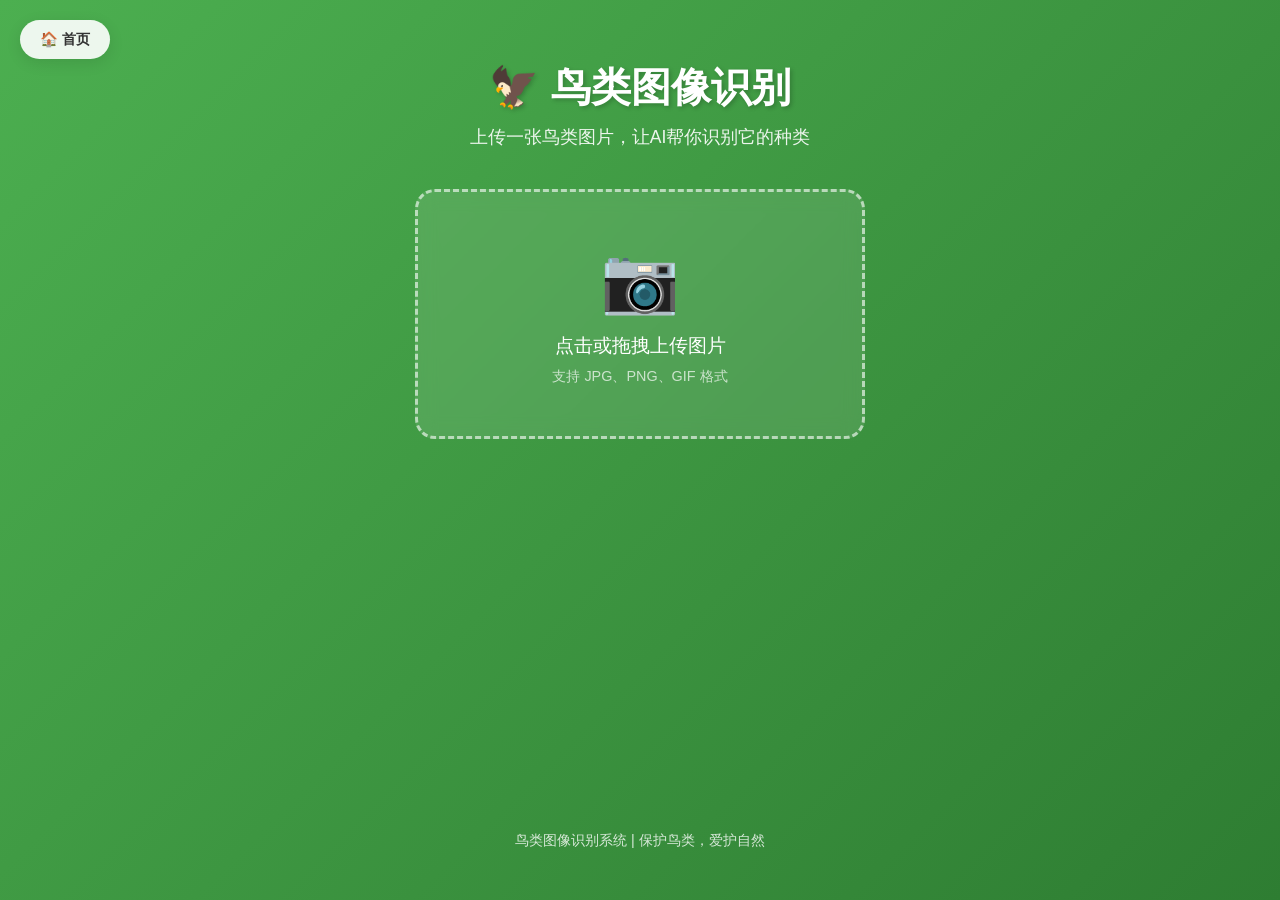
<file: picture_identify/pic_id.html>
<!DOCTYPE html>
<html lang="zh-CN">
<head>
    <meta charset="UTF-8">
    <meta name="viewport" content="width=device-width, initial-scale=1.0">
    <title>鸟类图像识别</title>
    <style>
        .home-btn-container {
            position: fixed;
            top: 20px;
            left: 20px;
            z-index: 1000;
        }

        .home-btn {
            display: inline-flex;
            align-items: center;
            gap: 0.5rem;
            padding: 10px 20px;
            background: rgba(255, 255, 255, 0.9);
            color: #333;
            text-decoration: none;
            border-radius: 25px;
            font-size: 0.9rem;
            font-weight: 600;
            transition: all 0.3s ease;
            box-shadow: 0 4px 15px rgba(0, 0, 0, 0.1);
        }

        .home-btn:hover {
            background: white;
            transform: scale(1.05);
            box-shadow: 0 6px 20px rgba(0, 0, 0, 0.15);
        }
    </style>
    <link rel="stylesheet" href="style_picid.css">
</head>
<body>
    <div class="home-btn-container">
        <a href="../index.html" class="home-btn">🏠 首页</a>
    </div>
    <div class="container">
        <header class="header">
            <h1 class="title">🦅 鸟类图像识别</h1>
            <p class="subtitle">上传一张鸟类图片，让AI帮你识别它的种类</p>
        </header>

        <main class="main-content">
            <div class="upload-area" id="uploadArea">
                <div class="upload-icon">📷</div>
                <p class="upload-text">点击或拖拽上传图片</p>
                <p class="upload-hint">支持 JPG、PNG、GIF 格式</p>
                <input type="file" id="fileInput" accept="image/*" hidden>
            </div>

            <div class="preview-container" id="previewContainer" style="display: none;">
                <div class="preview-header">
                    <h3>上传预览</h3>
                    <button class="btn-remove" id="removeBtn">移除图片</button>
                </div>
                <img id="previewImage" class="preview-image" alt="预览图片">
                <button class="btn-identify" id="identifyBtn">开始识别</button>
            </div>

            <div class="result-container" id="resultContainer" style="display: none;">
                <div class="result-header">
                    <h3>识别结果</h3>
                    <div class="confidence-badge">
                        <span class="confidence-label">置信度</span>
                        <span class="confidence-value" id="confidenceValue">--</span>
                    </div>
                </div>
                
                <div class="result-image-container">
                    <img id="resultUploadedImage" class="result-uploaded-image" alt="上传的图片">
                </div>
                
                <div class="result-card" id="resultCard">
                    <div class="result-icon" id="resultIcon">🦅</div>
                    <div class="result-info">
                        <h2 class="result-name" id="resultName">--</h2>
                        <p class="result-english" id="resultEnglish">--</p>
                        <p class="result-latin" id="resultLatin">--</p>
                    </div>
                </div>

                <div class="result-details">
                    <div class="detail-item">
                        <span class="detail-label">类别</span>
                        <span class="detail-value" id="resultCategory">--</span>
                    </div>
                    <div class="detail-item">
                        <span class="detail-label">食性</span>
                        <span class="detail-value" id="resultDiet">--</span>
                    </div>
                    <div class="detail-item">
                        <span class="detail-label">体型</span>
                        <span class="detail-value" id="resultSize">--</span>
                    </div>
                    <div class="detail-item">
                        <span class="detail-label">保护等级</span>
                        <span class="detail-value" id="resultConservation">--</span>
                    </div>
                </div>

                <div class="result-description">
                    <h4>物种描述</h4>
                    <p id="resultDescription">--</p>
                </div>

                <div class="result-features">
                    <h4>形态特征</h4>
                    <ul id="resultFeatures"></ul>
                </div>

                <button class="btn-upload-another" id="uploadAnotherBtn">上传另一张图片</button>
            </div>

            <div class="loading-container" id="loadingContainer" style="display: none;">
                <div class="loading-spinner"></div>
                <p class="loading-text">AI正在分析图片...</p>
            </div>
        </main>

        <footer class="footer">
            <p>鸟类图像识别系统 | 保护鸟类，爱护自然</p>
        </footer>
    </div>

    <script src="script_picid.js"></script>
</body>
</html>
</file>
<file: knowledge_intro/styles_know.css>
:root {
    --primary-color: #2D5A3D;
    --secondary-color: #87CEEB;
    --accent-color: #FF8C42;
    --bg-gradient-start: #E8F4F8;
    --bg-gradient-end: #F5F9FA;
    --text-dark: #333333;
    --text-light: #666666;
    --text-lighter: #999999;
    --card-bg: #FFFFFF;
    --shadow-sm: 0 2px 8px rgba(0, 0, 0, 0.08);
    --shadow-md: 0 4px 16px rgba(0, 0, 0, 0.1);
    --shadow-lg: 0 8px 32px rgba(0, 0, 0, 0.12);
    --radius-sm: 8px;
    --radius-md: 16px;
    --radius-lg: 24px;
    --transition-fast: 0.2s ease;
    --transition-normal: 0.3s ease;
    --transition-slow: 0.5s ease;
    --font-display: 'Noto Serif SC', serif;
    --font-body: 'Noto Sans SC', sans-serif;
}

* {
    margin: 0;
    padding: 0;
    box-sizing: border-box;
}

body {
    font-family: var(--font-body);
    background: linear-gradient(135deg, var(--bg-gradient-start) 0%, var(--bg-gradient-end) 100%);
    color: var(--text-dark);
    line-height: 1.6;
    overflow-x: hidden;
}

#app {
    min-height: 100vh;
    display: flex;
    flex-direction: column;
}

.navbar {
    position: fixed;
    top: 0;
    left: 0;
    right: 0;
    z-index: 1000;
    background: rgba(255, 255, 255, 0.95);
    backdrop-filter: blur(10px);
    box-shadow: var(--shadow-sm);
    transition: var(--transition-normal);
}

.navbar.scrolled {
    background: rgba(255, 255, 255, 0.98);
    box-shadow: var(--shadow-md);
}

.navbar-container {
    max-width: 1400px;
    margin: 0 auto;
    padding: 1rem 2rem;
    display: flex;
    align-items: center;
    justify-content: space-between;
    gap: 2rem;
}

.logo {
    display: flex;
    align-items: center;
    gap: 0.75rem;
    text-decoration: none;
    color: var(--primary-color);
    font-family: var(--font-display);
    font-weight: 600;
    font-size: 1.5rem;
    transition: var(--transition-fast);
}

.logo:hover {
    transform: scale(1.02);
}

.logo-icon {
    font-size: 2rem;
}

.logo-text {
    white-space: nowrap;
}

.search-container {
    display: flex;
    align-items: center;
    gap: 0.5rem;
    flex: 1;
    max-width: 500px;
}

.search-input {
    flex: 1;
    padding: 0.75rem 1.25rem;
    border: 2px solid #E0E0E0;
    border-radius: 50px;
    font-size: 1rem;
    font-family: var(--font-body);
    transition: var(--transition-fast);
    background: white;
}

.search-input:focus {
    outline: none;
    border-color: var(--primary-color);
    box-shadow: 0 0 0 3px rgba(45, 90, 61, 0.1);
}

.search-input::placeholder {
    color: var(--text-lighter);
}

.search-btn {
    padding: 0.75rem;
    background: var(--primary-color);
    color: white;
    border: none;
    border-radius: 50%;
    cursor: pointer;
    transition: var(--transition-fast);
    display: flex;
    align-items: center;
    justify-content: center;
}

.search-btn:hover {
    background: #234A32;
    transform: scale(1.05);
}

.mobile-menu-btn {
    display: none;
    padding: 0.5rem;
    background: none;
    border: none;
    color: var(--text-dark);
    cursor: pointer;
}

.hero {
    position: relative;
    min-height: 80vh;
    display: flex;
    align-items: center;
    justify-content: center;
    padding: 8rem 2rem 4rem;
    background: linear-gradient(135deg, var(--primary-color) 0%, #3D7A52 50%, var(--secondary-color) 100%);
    overflow: hidden;
}

.hero-overlay {
    position: absolute;
    inset: 0;
    background: url("data:image/svg+xml,%3Csvg width='60' height='60' viewBox='0 0 60 60' xmlns='http://www.w3.org/2000/svg'%3E%3Cg fill='none' fill-rule='evenodd'%3E%3Cg fill='%23ffffff' fill-opacity='0.05'%3E%3Cpath d='M36 34v-4h-2v4h-4v2h4v4h2v-4h4v-2h-4zm0-30V0h-2v4h-4v2h4v4h2V6h4V4h-4zM6 34v-4H4v4H0v2h4v4h2v-4h4v-2H6zM6 4V0H4v4H0v2h4v4h2V6h4V4H6z'/%3E%3C/g%3E%3C/g%3E%3C/svg%3E");
}

.hero-content {
    position: relative;
    z-index: 1;
    text-align: center;
    max-width: 900px;
    animation: fadeInUp 1s ease;
}

@keyframes fadeInUp {
    from {
        opacity: 0;
        transform: translateY(30px);
    }
    to {
        opacity: 1;
        transform: translateY(0);
    }
}

.hero-title {
    font-family: var(--font-display);
    font-size: 3.5rem;
    font-weight: 700;
    color: white;
    margin-bottom: 1.5rem;
    line-height: 1.2;
    text-shadow: 2px 4px 8px rgba(0, 0, 0, 0.2);
}

.hero-icon {
    font-size: 4rem;
    margin-right: 1rem;
}

.hero-subtitle {
    font-size: 1.5rem;
    color: rgba(255, 255, 255, 0.9);
    margin-bottom: 3rem;
    line-height: 1.8;
}

.hero-stats {
    display: flex;
    justify-content: center;
    gap: 4rem;
    margin-bottom: 3rem;
    flex-wrap: wrap;
}

.stat-item {
    display: flex;
    flex-direction: column;
    align-items: center;
    gap: 0.5rem;
}

.stat-number {
    font-family: var(--font-display);
    font-size: 3rem;
    font-weight: 700;
    color: var(--accent-color);
    text-shadow: 2px 2px 4px rgba(0, 0, 0, 0.2);
}

.stat-label {
    font-size: 1rem;
    color: rgba(255, 255, 255, 0.8);
}

.hero-cta {
    display: inline-flex;
    align-items: center;
    gap: 0.75rem;
    padding: 1.25rem 3rem;
    background: var(--accent-color);
    color: white;
    border: none;
    border-radius: 50px;
    font-size: 1.25rem;
    font-weight: 600;
    font-family: var(--font-body);
    cursor: pointer;
    transition: var(--transition-normal);
    box-shadow: 0 4px 20px rgba(255, 140, 66, 0.4);
}

.hero-cta:hover {
    transform: translateY(-3px);
    box-shadow: 0 8px 30px rgba(255, 140, 66, 0.6);
    background: #FF7A2C;
}

.hero-cta svg {
    animation: bounce 2s infinite;
}

@keyframes bounce {
    0%, 100% {
        transform: translateY(0);
    }
    50% {
        transform: translateY(5px);
    }
}

.hero-decoration {
    position: absolute;
    inset: 0;
    pointer-events: none;
}

.floating-bird {
    position: absolute;
    font-size: 4rem;
    opacity: 0.3;
    animation: float 6s ease-in-out infinite;
}

.bird-1 {
    top: 20%;
    left: 10%;
    animation-delay: 0s;
}

.bird-2 {
    top: 30%;
    right: 15%;
    animation-delay: 2s;
}

.bird-3 {
    bottom: 25%;
    left: 20%;
    animation-delay: 4s;
}

@keyframes float {
    0%, 100% {
        transform: translateY(0) rotate(0deg);
    }
    50% {
        transform: translateY(-20px) rotate(5deg);
    }
}

.filters-section {
    padding: 3rem 2rem;
    background: white;
    box-shadow: var(--shadow-sm);
}

.filters-container {
    max-width: 1400px;
    margin: 0 auto;
}

.filters-title {
    font-family: var(--font-display);
    font-size: 1.5rem;
    color: var(--primary-color);
    margin-bottom: 1.5rem;
    display: flex;
    align-items: center;
    gap: 0.75rem;
}

.filter-tags {
    display: flex;
    flex-wrap: wrap;
    gap: 1rem;
    margin-bottom: 1.5rem;
}

.filter-tag {
    padding: 0.75rem 1.5rem;
    background: #F5F5F5;
    color: var(--text-dark);
    border: 2px solid transparent;
    border-radius: 50px;
    font-size: 1rem;
    font-family: var(--font-body);
    cursor: pointer;
    transition: var(--transition-fast);
}

.filter-tag:hover {
    background: #E8F4F8;
    border-color: var(--secondary-color);
}

.filter-tag.active {
    background: var(--primary-color);
    color: white;
    border-color: var(--primary-color);
    box-shadow: 0 2px 8px rgba(45, 90, 61, 0.3);
}

.active-filter {
    display: flex;
    align-items: center;
    gap: 1rem;
    padding: 1rem 1.5rem;
    background: #F8F9FA;
    border-radius: var(--radius-md);
    font-size: 0.95rem;
}

.filter-label {
    color: var(--text-light);
}

.filter-value {
    font-weight: 600;
    color: var(--primary-color);
}

.clear-filter {
    padding: 0.5rem 1rem;
    background: white;
    color: var(--accent-color);
    border: 2px solid var(--accent-color);
    border-radius: 20px;
    font-size: 0.9rem;
    font-family: var(--font-body);
    cursor: pointer;
    transition: var(--transition-fast);
}

.clear-filter:hover {
    background: var(--accent-color);
    color: white;
}

.birds-grid-section {
    padding: 4rem 2rem;
    flex: 1;
}

.section-header {
    max-width: 1400px;
    margin: 0 auto 3rem;
    text-align: center;
}

.section-title {
    font-family: var(--font-display);
    font-size: 2.5rem;
    color: var(--primary-color);
    margin-bottom: 1rem;
    display: flex;
    align-items: center;
    justify-content: center;
    gap: 1rem;
}

.title-icon {
    font-size: 3rem;
}

.section-description {
    font-size: 1.25rem;
    color: var(--text-light);
}

.birds-grid {
    max-width: 1400px;
    margin: 0 auto;
    display: grid;
    grid-template-columns: repeat(auto-fill, minmax(300px, 1fr));
    gap: 2rem;
    padding: 1rem 0;
}

.bird-card {
    background: var(--card-bg);
    border-radius: var(--radius-lg);
    overflow: hidden;
    box-shadow: var(--shadow-md);
    cursor: pointer;
    transition: var(--transition-normal);
    position: relative;
}

.bird-card:hover {
    transform: translateY(-12px);
    box-shadow: var(--shadow-lg);
}

.bird-card::before {
    content: '';
    position: absolute;
    inset: 0;
    border-radius: var(--radius-lg);
    padding: 2px;
    background: linear-gradient(135deg, var(--primary-color), var(--secondary-color));
    mask: linear-gradient(#fff 0 0) content-box, linear-gradient(#fff 0 0);
    mask-composite: exclude;
    opacity: 0;
    transition: var(--transition-normal);
    pointer-events: none;
}

.bird-card:hover::before {
    opacity: 1;
}

.card-image-container {
    position: relative;
    width: 100%;
    aspect-ratio: 4 / 3;
    overflow: hidden;
    background: linear-gradient(135deg, #E8F4F8, #F5F9FA);
}

.card-image {
    width: 100%;
    height: 100%;
    object-fit: cover;
    transition: var(--transition-slow);
}

.bird-card:hover .card-image {
    transform: scale(1.1);
}

.card-image-placeholder {
    width: 100%;
    height: 100%;
    display: flex;
    align-items: center;
    justify-content: center;
    font-size: 6rem;
    background: linear-gradient(135deg, var(--bg-gradient-start), var(--bg-gradient-end));
}

.card-content {
    padding: 1.5rem;
}

.card-title {
    font-family: var(--font-display);
    font-size: 1.75rem;
    color: var(--text-dark);
    margin-bottom: 0.5rem;
}

.card-english-name {
    font-size: 1rem;
    color: var(--text-light);
    font-style: italic;
    margin-bottom: 1rem;
}

.card-tags {
    display: flex;
    flex-wrap: wrap;
    gap: 0.5rem;
    margin-bottom: 1rem;
}

.card-tag {
    padding: 0.4rem 0.8rem;
    background: var(--bg-gradient-start);
    color: var(--primary-color);
    border-radius: 20px;
    font-size: 0.85rem;
    font-weight: 500;
}

.card-tag.diet {
    background: #FFF3E0;
    color: #E65100;
}

.card-tag.size {
    background: #E3F2FD;
    color: #1565C0;
}

.card-description {
    font-size: 0.95rem;
    color: var(--text-light);
    line-height: 1.6;
    display: -webkit-box;
    -webkit-line-clamp: 2;
    -webkit-box-orient: vertical;
    overflow: hidden;
}

.card-arrow {
    position: absolute;
    bottom: 1.5rem;
    right: 1.5rem;
    width: 40px;
    height: 40px;
    background: var(--primary-color);
    color: white;
    border-radius: 50%;
    display: flex;
    align-items: center;
    justify-content: center;
    opacity: 0;
    transform: translateX(-10px);
    transition: var(--transition-normal);
}

.bird-card:hover .card-arrow {
    opacity: 1;
    transform: translateX(0);
}

.no-results {
    text-align: center;
    padding: 4rem 2rem;
    max-width: 600px;
    margin: 0 auto;
}

.no-results-icon {
    font-size: 6rem;
    margin-bottom: 1.5rem;
}

.no-results h3 {
    font-family: var(--font-display);
    font-size: 2rem;
    color: var(--text-dark);
    margin-bottom: 1rem;
}

.no-results p {
    font-size: 1.1rem;
    color: var(--text-light);
    margin-bottom: 2rem;
}

.reset-btn {
    padding: 1rem 2.5rem;
    background: var(--primary-color);
    color: white;
    border: none;
    border-radius: 50px;
    font-size: 1.1rem;
    font-weight: 600;
    font-family: var(--font-body);
    cursor: pointer;
    transition: var(--transition-fast);
}

.reset-btn:hover {
    background: #234A32;
    transform: translateY(-2px);
    box-shadow: var(--shadow-md);
}

.footer {
    background: var(--primary-color);
    color: white;
    padding: 4rem 2rem;
    margin-top: auto;
}

.footer-container {
    max-width: 1200px;
    margin: 0 auto;
    display: grid;
    grid-template-columns: repeat(auto-fit, minmax(250px, 1fr));
    gap: 3rem;
}

.footer-brand {
    display: flex;
    align-items: center;
    gap: 1rem;
    margin-bottom: 1rem;
}

.footer-logo {
    font-size: 3rem;
}

.footer-name {
    font-family: var(--font-display);
    font-size: 1.5rem;
    font-weight: 600;
}

.footer-description {
    color: rgba(255, 255, 255, 0.8);
    line-height: 1.8;
}

.footer-links h4,
.footer-info h4 {
    font-family: var(--font-display);
    font-size: 1.25rem;
    margin-bottom: 1.5rem;
}

.footer-links ul {
    list-style: none;
}

.footer-links li {
    margin-bottom: 0.75rem;
}

.footer-links a {
    color: rgba(255, 255, 255, 0.8);
    text-decoration: none;
    transition: var(--transition-fast);
}

.footer-links a:hover {
    color: var(--accent-color);
}

.footer-info p {
    color: rgba(255, 255, 255, 0.7);
    margin-bottom: 0.5rem;
    line-height: 1.6;
}

.back-to-top {
    position: fixed;
    bottom: 2rem;
    right: 2rem;
    z-index: 999;
}

.back-to-top button {
    width: 50px;
    height: 50px;
    background: var(--primary-color);
    color: white;
    border: none;
    border-radius: 50%;
    cursor: pointer;
    box-shadow: var(--shadow-md);
    transition: var(--transition-fast);
    display: flex;
    align-items: center;
    justify-content: center;
}

.back-to-top button:hover {
    background: #234A32;
    transform: scale(1.1);
}

.detail-overlay {
    position: fixed;
    inset: 0;
    background: rgba(0, 0, 0, 0.8);
    backdrop-filter: blur(5px);
    z-index: 2000;
    display: flex;
    align-items: center;
    justify-content: center;
    padding: 2rem;
    overflow-y: auto;
    animation: fadeIn 0.3s ease;
}

@keyframes fadeIn {
    from {
        opacity: 0;
    }
    to {
        opacity: 1;
    }
}

.detail-container {
    position: relative;
    background: white;
    border-radius: var(--radius-lg);
    max-width: 1000px;
    width: 100%;
    max-height: 90vh;
    overflow-y: auto;
    box-shadow: 0 20px 60px rgba(0, 0, 0, 0.3);
    animation: slideUp 0.4s ease;
}

@keyframes slideUp {
    from {
        opacity: 0;
        transform: translateY(50px);
    }
    to {
        opacity: 1;
        transform: translateY(0);
    }
}

.detail-close-btn {
    position: absolute;
    top: 1.5rem;
    right: 1.5rem;
    width: 48px;
    height: 48px;
    background: white;
    border: none;
    border-radius: 50%;
    cursor: pointer;
    box-shadow: var(--shadow-md);
    display: flex;
    align-items: center;
    justify-content: center;
    z-index: 10;
    transition: var(--transition-fast);
}

.detail-close-btn:hover {
    background: var(--primary-color);
    color: white;
    transform: rotate(90deg);
}

.detail-content {
    padding: 2rem;
}

.detail-hero {
    position: relative;
    width: 100%;
    aspect-ratio: 16 / 9;
    border-radius: var(--radius-md);
    overflow: hidden;
    margin-bottom: 2rem;
    background: linear-gradient(135deg, var(--bg-gradient-start), var(--bg-gradient-end));
}

.detail-hero-image {
    width: 100%;
    height: 100%;
    object-fit: cover;
}

.detail-hero-placeholder {
    width: 100%;
    height: 100%;
    display: flex;
    align-items: center;
    justify-content: center;
    font-size: 10rem;
}

.detail-title-section {
    margin-bottom: 2rem;
}

.detail-main-title {
    font-family: var(--font-display);
    font-size: 3rem;
    color: var(--text-dark);
    margin-bottom: 0.5rem;
}

.detail-english-name {
    font-size: 1.5rem;
    color: var(--text-light);
    font-style: italic;
    margin-bottom: 1rem;
}

.detail-latin-name {
    font-size: 1.1rem;
    color: var(--text-lighter);
    font-style: italic;
}

.detail-tags {
    display: flex;
    flex-wrap: wrap;
    gap: 1rem;
    margin-bottom: 2rem;
}

.detail-tag {
    padding: 0.75rem 1.5rem;
    background: var(--bg-gradient-start);
    color: var(--primary-color);
    border-radius: 50px;
    font-size: 1rem;
    font-weight: 500;
}

.detail-tag.diet {
    background: #FFF3E0;
    color: #E65100;
}

.detail-tag.size {
    background: #E3F2FD;
    color: #1565C0;
}

.detail-tag.conservation {
    background: #E8F5E9;
    color: #2E7D32;
}

.detail-section {
    margin-bottom: 2.5rem;
}

.detail-section-title {
    font-family: var(--font-display);
    font-size: 1.75rem;
    color: var(--primary-color);
    margin-bottom: 1rem;
    display: flex;
    align-items: center;
    gap: 0.75rem;
}

.detail-section-content {
    font-size: 1.1rem;
    color: var(--text-dark);
    line-height: 1.8;
}

.detail-section-content p {
    margin-bottom: 1rem;
}

.detail-features {
    display: grid;
    grid-template-columns: repeat(auto-fit, minmax(200px, 1fr));
    gap: 1rem;
}

.feature-item {
    padding: 1rem 1.5rem;
    background: var(--bg-gradient-start);
    border-radius: var(--radius-md);
    border-left: 4px solid var(--primary-color);
}

.feature-item strong {
    color: var(--primary-color);
    display: block;
    margin-bottom: 0.5rem;
}

.fun-fact-card {
    background: linear-gradient(135deg, #E8F5E9, #F1F8E9);
    border: 2px solid var(--primary-color);
    border-radius: var(--radius-md);
    padding: 2rem;
    margin-top: 1rem;
}

.fun-fact-card h4 {
    font-family: var(--font-display);
    font-size: 1.5rem;
    color: var(--primary-color);
    margin-bottom: 1rem;
    display: flex;
    align-items: center;
    gap: 0.75rem;
}

.fun-fact-card ul {
    list-style: none;
    padding-left: 0;
}

.fun-fact-card li {
    position: relative;
    padding-left: 2rem;
    margin-bottom: 0.75rem;
    line-height: 1.6;
}

.fun-fact-card li::before {
    content: '💡';
    position: absolute;
    left: 0;
    top: 0;
}

.related-birds {
    margin-top: 2rem;
}

.related-birds h3 {
    font-family: var(--font-display);
    font-size: 1.5rem;
    color: var(--primary-color);
    margin-bottom: 1.5rem;
}

.related-birds-grid {
    display: grid;
    grid-template-columns: repeat(auto-fill, minmax(200px, 1fr));
    gap: 1rem;
}

.related-bird-card {
    background: var(--bg-gradient-start);
    border-radius: var(--radius-md);
    padding: 1.5rem;
    text-align: center;
    cursor: pointer;
    transition: var(--transition-fast);
    border: 2px solid transparent;
}

.related-bird-card:hover {
    border-color: var(--primary-color);
    transform: translateY(-3px);
}

.related-bird-icon {
    font-size: 4rem;
    margin-bottom: 1rem;
}

.related-bird-name {
    font-family: var(--font-display);
    font-size: 1.25rem;
    color: var(--text-dark);
}

.detail-close-btn-float {
    position: fixed;
    bottom: 2rem;
    right: 2rem;
    width: 50px;
    height: 50px;
    background: var(--primary-color);
    color: white;
    border: none;
    border-radius: 50%;
    cursor: pointer;
    box-shadow: 0 4px 20px rgba(45, 90, 61, 0.4);
    display: flex;
    align-items: center;
    justify-content: center;
    z-index: 3000;
    transition: var(--transition-fast);
}

.detail-close-btn-float:hover {
    background: #234A32;
    transform: scale(1.1);
    box-shadow: 0 6px 25px rgba(45, 90, 61, 0.5);
}

@media (max-width: 1024px) {
    .hero-title {
        font-size: 2.5rem;
    }
    
    .hero-subtitle {
        font-size: 1.25rem;
    }
    
    .hero-stats {
        gap: 2rem;
    }
    
    .stat-number {
        font-size: 2.5rem;
    }
    
    .birds-grid {
        grid-template-columns: repeat(auto-fill, minmax(280px, 1fr));
    }
}

@media (max-width: 768px) {
    .navbar-container {
        padding: 1rem;
    }
    
    .logo-text {
        display: none;
    }
    
    .search-container {
        display: none;
    }
    
    .mobile-menu-btn {
        display: block;
    }
    
    .hero {
        min-height: 60vh;
        padding: 6rem 1.5rem 3rem;
    }
    
    .hero-title {
        font-size: 2rem;
    }
    
    .hero-icon {
        font-size: 3rem;
    }
    
    .hero-subtitle {
        font-size: 1rem;
    }
    
    .hero-stats {
        flex-direction: column;
        gap: 1.5rem;
    }
    
    .stat-number {
        font-size: 2rem;
    }
    
    .hero-cta {
        padding: 1rem 2rem;
        font-size: 1.1rem;
    }
    
    .floating-bird {
        display: none;
    }
    
    .filters-section {
        padding: 2rem 1rem;
    }
    
    .filters-title {
        font-size: 1.25rem;
    }
    
    .filter-tags {
        gap: 0.75rem;
    }
    
    .filter-tag {
        padding: 0.5rem 1rem;
        font-size: 0.9rem;
    }
    
    .birds-grid-section {
        padding: 2rem 1rem;
    }
    
    .section-title {
        font-size: 1.75rem;
    }
    
    .title-icon {
        font-size: 2rem;
    }
    
    .section-description {
        font-size: 1rem;
    }
    
    .birds-grid {
        grid-template-columns: 1fr;
        gap: 1.5rem;
    }
    
    .detail-overlay {
        padding: 1rem;
    }
    
    .detail-container {
        max-height: 95vh;
    }
    
    .detail-content {
        padding: 1.5rem;
    }
    
    .detail-main-title {
        font-size: 2rem;
    }
    
    .detail-english-name {
        font-size: 1.25rem;
    }
    
    .detail-latin-name {
        font-size: 0.95rem;
    }
    
    .detail-tags {
        gap: 0.75rem;
    }
    
    .detail-tag {
        padding: 0.5rem 1rem;
        font-size: 0.9rem;
    }
    
    .detail-section-title {
        font-size: 1.5rem;
    }
    
    .detail-section-content {
        font-size: 1rem;
    }
    
    .detail-hero-placeholder {
        font-size: 6rem;
    }
    
    .footer {
        padding: 3rem 1rem;
    }
    
    .footer-container {
        gap: 2rem;
    }
}

@media (max-width: 480px) {
    .hero-title {
        font-size: 1.75rem;
    }
    
    .detail-close-btn {
        width: 40px;
        height: 40px;
        top: 1rem;
        right: 1rem;
    }
    
    .detail-hero {
        aspect-ratio: 4 / 3;
    }
}

* {
    scrollbar-width: thin;
    scrollbar-color: var(--primary-color) var(--bg-gradient-start);
}

*::-webkit-scrollbar {
    width: 10px;
}

*::-webkit-scrollbar-track {
    background: var(--bg-gradient-start);
}

*::-webkit-scrollbar-thumb {
    background: var(--primary-color);
    border-radius: 5px;
}

*::-webkit-scrollbar-thumb:hover {
    background: #234A32;
}
</file>
<file: picture_identify/style_picid.css>
* {
    margin: 0;
    padding: 0;
    box-sizing: border-box;
}

body {
    font-family: 'Segoe UI', Tahoma, Geneva, Verdana, sans-serif;
    background: linear-gradient(135deg, #4caf50 0%, #2e7d32 100%);
    min-height: 100vh;
    color: #333;
}

.container {
    max-width: 600px;
    margin: 0 auto;
    padding: 20px;
    min-height: 100vh;
    display: flex;
    flex-direction: column;
}

.header {
    text-align: center;
    padding: 40px 20px;
    color: white;
}

.title {
    font-size: 2.5rem;
    font-weight: 700;
    margin-bottom: 10px;
    text-shadow: 2px 2px 4px rgba(0, 0, 0, 0.2);
}

.subtitle {
    font-size: 1.1rem;
    opacity: 0.9;
}

.main-content {
    flex: 1;
    display: flex;
    flex-direction: column;
    align-items: center;
}

.upload-area {
    width: 100%;
    max-width: 450px;
    height: 250px;
    border: 3px dashed rgba(255, 255, 255, 0.6);
    border-radius: 20px;
    display: flex;
    flex-direction: column;
    align-items: center;
    justify-content: center;
    cursor: pointer;
    transition: all 0.3s ease;
    background: rgba(255, 255, 255, 0.1);
    backdrop-filter: blur(10px);
}

.upload-area:hover {
    border-color: white;
    background: rgba(255, 255, 255, 0.2);
    transform: scale(1.02);
}

.upload-area.dragover {
    border-color: #4CAF50;
    background: rgba(76, 175, 80, 0.2);
}

.upload-icon {
    font-size: 4rem;
    margin-bottom: 15px;
}

.upload-text {
    font-size: 1.2rem;
    color: white;
    font-weight: 500;
    margin-bottom: 8px;
}

.upload-hint {
    font-size: 0.9rem;
    color: rgba(255, 255, 255, 0.7);
}

.preview-container {
    width: 100%;
    max-width: 450px;
    background: white;
    border-radius: 20px;
    padding: 20px;
    box-shadow: 0 10px 40px rgba(0, 0, 0, 0.2);
}

.preview-header {
    display: flex;
    justify-content: space-between;
    align-items: center;
    margin-bottom: 15px;
}

.preview-header h3 {
    color: #333;
    font-size: 1.2rem;
}

.btn-remove {
    background: #ff4444;
    color: white;
    border: none;
    padding: 8px 16px;
    border-radius: 20px;
    cursor: pointer;
    font-size: 0.9rem;
    transition: background 0.3s ease;
}

.btn-remove:hover {
    background: #cc0000;
}

.preview-image {
    width: 100%;
    max-height: 300px;
    object-fit: contain;
    border-radius: 12px;
    background: #f5f5f5;
    margin-bottom: 20px;
}

.btn-identify {
    width: 100%;
    background: linear-gradient(135deg, #4caf50 0%, #2e7d32 100%);
    color: white;
    border: none;
    padding: 15px 30px;
    border-radius: 30px;
    font-size: 1.1rem;
    font-weight: 600;
    cursor: pointer;
    transition: transform 0.3s ease, box-shadow 0.3s ease;
}

.btn-identify:hover {
    transform: translateY(-2px);
    box-shadow: 0 5px 20px rgba(76, 175, 80, 0.4);
}

.result-container {
    width: 100%;
    max-width: 500px;
    background: white;
    border-radius: 20px;
    padding: 25px;
    box-shadow: 0 10px 40px rgba(0, 0, 0, 0.2);
}

.result-header {
    display: flex;
    justify-content: space-between;
    align-items: center;
    margin-bottom: 20px;
}

.result-image-container {
    width: 100%;
    margin-bottom: 20px;
    border-radius: 15px;
    overflow: hidden;
    box-shadow: 0 4px 12px rgba(0, 0, 0, 0.1);
}

.result-uploaded-image {
    width: 100%;
    max-height: 300px;
    object-fit: contain;
    display: block;
    background: #f5f5f5;
}

.result-header h3 {
    color: #333;
    font-size: 1.3rem;
}

.confidence-badge {
    display: flex;
    align-items: center;
    gap: 8px;
    background: #e8f5e9;
    padding: 8px 15px;
    border-radius: 20px;
}

.confidence-label {
    font-size: 0.9rem;
    color: #4caf50;
    font-weight: 500;
}

.confidence-value {
    font-size: 1.1rem;
    font-weight: 700;
    color: #2e7d32;
}

.result-card {
    display: flex;
    align-items: center;
    gap: 20px;
    background: linear-gradient(135deg, #4caf50 0%, #2e7d32 100%);
    padding: 25px;
    border-radius: 15px;
    margin-bottom: 20px;
}

.result-icon {
    font-size: 4rem;
    background: rgba(255, 255, 255, 0.2);
    padding: 20px;
    border-radius: 15px;
}

.result-info {
    color: white;
}

.result-name {
    font-size: 2rem;
    font-weight: 700;
    margin-bottom: 5px;
}

.result-english {
    font-size: 1rem;
    opacity: 0.9;
    margin-bottom: 3px;
}

.result-latin {
    font-size: 0.9rem;
    opacity: 0.7;
    font-style: italic;
}

.result-details {
    display: grid;
    grid-template-columns: repeat(2, 1fr);
    gap: 12px;
    margin-bottom: 20px;
}

.detail-item {
    background: #f5f5f5;
    padding: 12px 15px;
    border-radius: 10px;
}

.detail-label {
    font-size: 0.85rem;
    color: #666;
    display: block;
    margin-bottom: 3px;
}

.detail-value {
    font-size: 1rem;
    font-weight: 600;
    color: #333;
}

.result-description,
.result-features {
    margin-bottom: 20px;
}

.result-description h4,
.result-features h4 {
    color: #333;
    font-size: 1.1rem;
    margin-bottom: 10px;
    display: flex;
    align-items: center;
    gap: 8px;
}

.result-description p {
    color: #555;
    line-height: 1.6;
    font-size: 0.95rem;
}

.result-features ul {
    list-style: none;
}

.result-features li {
    background: #f5f5f5;
    padding: 10px 15px;
    margin-bottom: 8px;
    border-radius: 8px;
    color: #555;
    font-size: 0.95rem;
    position: relative;
    padding-left: 25px;
}

.result-features li::before {
    content: '✓';
    position: absolute;
    left: 10px;
    color: #4caf50;
    font-weight: bold;
}

.btn-upload-another {
    width: 100%;
    background: white;
    color: #4caf50;
    border: 2px solid #4caf50;
    padding: 15px 30px;
    border-radius: 30px;
    font-size: 1.1rem;
    font-weight: 600;
    cursor: pointer;
    transition: all 0.3s ease;
}

.btn-upload-another:hover {
    background: #4caf50;
    color: white;
}

.loading-container {
    display: flex;
    flex-direction: column;
    align-items: center;
    justify-content: center;
    padding: 60px 40px;
    background: white;
    border-radius: 20px;
    box-shadow: 0 10px 40px rgba(0, 0, 0, 0.2);
}

.loading-spinner {
    width: 50px;
    height: 50px;
    border: 4px solid #f3f3f3;
    border-top: 4px solid #4caf50;
    border-radius: 50%;
    animation: spin 1s linear infinite;
    margin-bottom: 20px;
}

@keyframes spin {
    0% { transform: rotate(0deg); }
    100% { transform: rotate(360deg); }
}

.loading-text {
    color: #666;
    font-size: 1.1rem;
}

.footer {
    text-align: center;
    padding: 30px 20px;
    color: rgba(255, 255, 255, 0.8);
    font-size: 0.9rem;
}

@media (max-width: 768px) {
    .title {
        font-size: 2rem;
    }
    
    .upload-area {
        height: 200px;
    }
    
    .upload-icon {
        font-size: 3rem;
    }
    
    .result-card {
        flex-direction: column;
        text-align: center;
    }
    
    .result-details {
        grid-template-columns: 1fr;
    }
}
</file>
